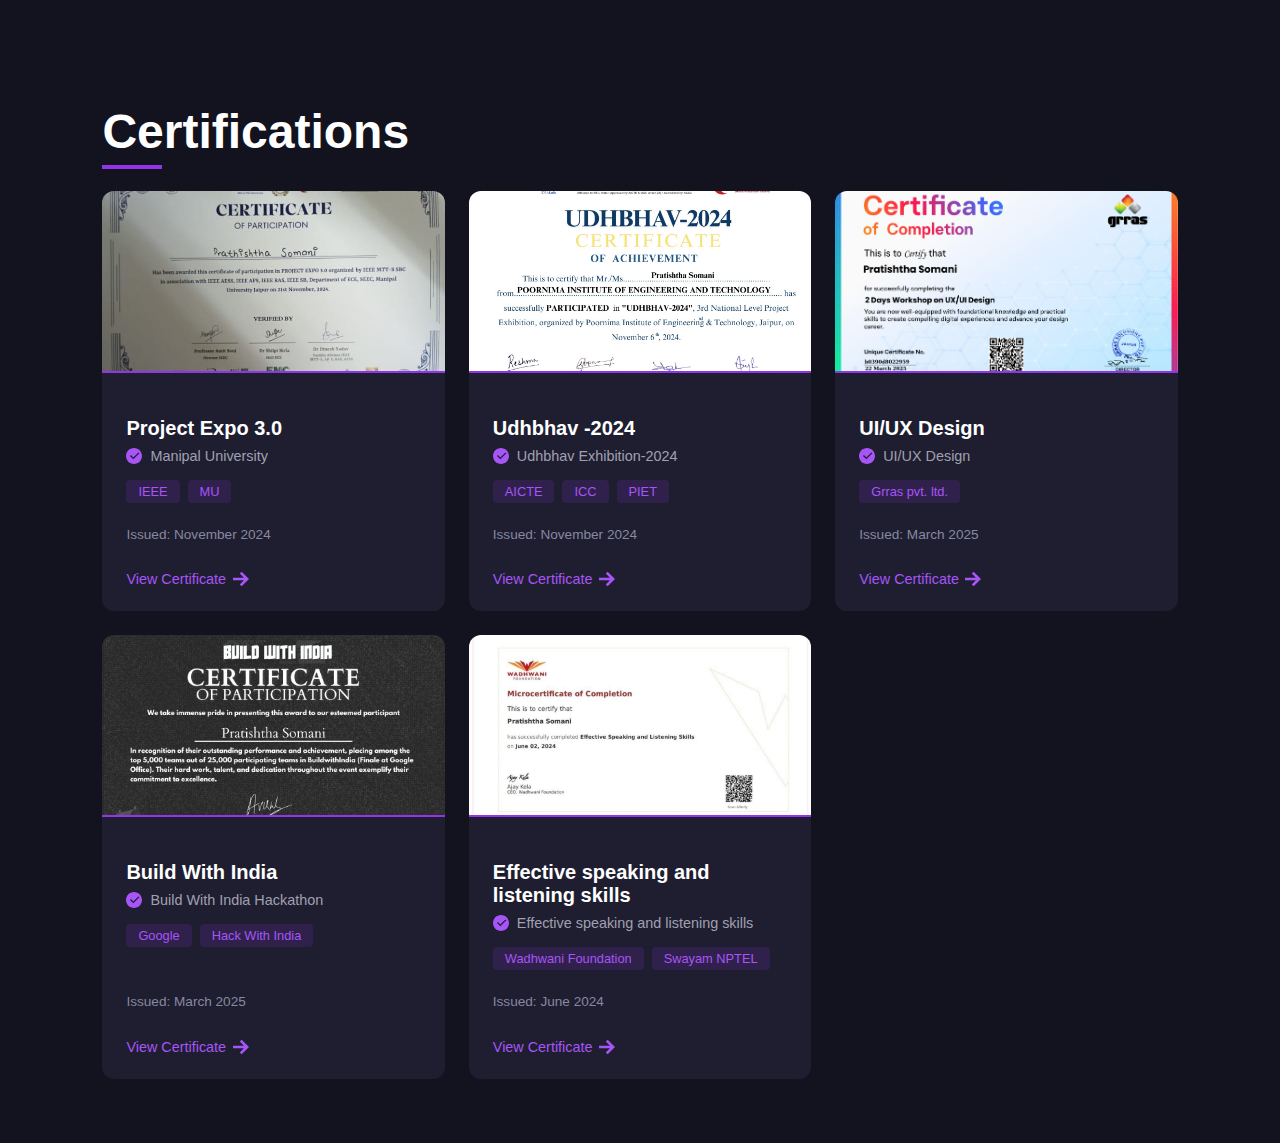
<file: certificate.html>
<!DOCTYPE html>
<html lang="en">
<head>
    <meta charset="UTF-8">
    <meta name="viewport" content="width=device-width, initial-scale=1.0">
    <title>Certificates - Pratishtha</title>
    <style>
        /* Base styles matching the dark theme */
        :root {
            --background: #131320;
            --text: #ffffff;
            --accent-purple: #9333EA;
            --accent-purple-light: #A855F7;
            --accent-yellow: #FFD700;
            --card-bg: #1E1E30;
        }
        
        body {
            background-color: var(--background);
            color: var(--text);
            font-family: 'Inter', 'Segoe UI', sans-serif;
            margin: 0;
            padding: 0;
        }
        
        /* Certificates section styling */
        .certificates-section {
            padding: 4rem 8%;
        }
        
        .section-title {
            font-size: 3rem;
            font-weight: 700;
            margin-bottom: 2rem;
            position: relative;
        }
        
        .section-title::after {
            content: "";
            position: absolute;
            left: 0;
            bottom: -10px;
            width: 60px;
            height: 4px;
            background: var(--accent-purple);
        }
        
        .certificates-grid {
            display: grid;
            grid-template-columns: repeat(auto-fill, minmax(300px, 1fr));
            gap: 1.5rem;
            margin-top: 2rem;
        }
        
        .certificate-card {
            background-color: var(--card-bg);
            border-radius: 12px;
            overflow: hidden;
            transition: transform 0.3s ease, box-shadow 0.3s ease;
            height: 100%;
            display: flex;
            flex-direction: column;
        }
        
        .certificate-card:hover {
            transform: translateY(-5px);
            box-shadow: 0 10px 20px rgba(147, 51, 234, 0.2);
        }
        
        .certificate-img {
            width: 100%;
            height: 180px;
            object-fit: cover;
            border-bottom: 2px solid var(--accent-purple);
        }
        
        .certificate-content {
            padding: 1.5rem;
            flex-grow: 1;
            display: flex;
            flex-direction: column;
        }
        
        .certificate-title {
            font-size: 1.25rem;
            font-weight: 600;
            margin-bottom: 0.5rem;
            color: var(--text);
        }
        
        .certificate-issuer {
            font-size: 0.9rem;
            color: #A0A0B0;
            margin-bottom: 1rem;
            display: flex;
            align-items: center;
        }
        
        .certificate-issuer svg {
            margin-right: 0.5rem;
            fill: var(--accent-purple-light);
        }
        
        .certificate-date {
            font-size: 0.85rem;
            color: #8888A0;
            margin-top: auto;
        }
        
        .certificate-badge {
            display: inline-block;
            background-color: rgba(147, 51, 234, 0.15);
            color: var(--accent-purple-light);
            padding: 0.25rem 0.75rem;
            border-radius: 4px;
            font-size: 0.8rem;
            font-weight: 500;
            margin-right: 0.5rem;
            margin-bottom: 0.5rem;
        }
        
        .certificate-badges {
            display: flex;
            flex-wrap: wrap;
            margin-bottom: 1rem;
        }
        
        .certificate-link {
            display: inline-flex;
            align-items: center;
            color: var(--accent-purple-light);
            text-decoration: none;
            font-size: 0.9rem;
            font-weight: 500;
            margin-top: 1rem;
            transition: color 0.2s ease;
        }
        
        .certificate-link svg {
            margin-left: 0.4rem;
            transition: transform 0.2s ease;
        }
        
        .certificate-link:hover {
            color: var(--accent-yellow);
        }
        
        .certificate-link:hover svg {
            transform: translateX(3px);
        }
        
        /* Responsive adjustments */
        @media (max-width: 768px) {
            .certificates-grid {
                grid-template-columns: repeat(auto-fill, minmax(250px, 1fr));
            }
            
            .section-title {
                font-size: 2.5rem;
            }
        }
        
        @media (max-width: 480px) {
            .certificates-section {
                padding: 3rem 5%;
            }
            
            .certificates-grid {
                grid-template-columns: 1fr;
            }
            
            .section-title {
                font-size: 2rem;
            }
        }
        @media (max-width: 768px) {
    .container {
      width: 100%;
      padding: 0 15px;
    }
    
    .nav-menu {
      flex-direction: column;
    }
  }
    </style>
</head>
<body>
    <!-- Certificates Section -->
    <section id="certifications" class="certificates-section">
        <h2 class="section-title">Certifications</h2>
        
        <div class="certificates-grid">
            <!-- Certificate Card 1 -->
            <div class="certificate-card">
                <img src="cert1.jpg" alt="Hackathon Certification" class="certificate-img">
                <div class="certificate-content">
                    <h3 class="certificate-title">Project Expo 3.0</h3>
                    <div class="certificate-issuer">
                        <svg xmlns="http://www.w3.org/2000/svg" width="16" height="16" viewBox="0 0 24 24">
                            <path d="M12 0c-6.627 0-12 5.373-12 12s5.373 12 12 12 12-5.373 12-12-5.373-12-12-12zm-1 17l-5-5 1.41-1.41 3.59 3.59 7.59-7.59 1.41 1.41-9 9z"/>
                        </svg>
                    Manipal University
                    </div>
                    <div class="certificate-badges">
                        <span class="certificate-badge">IEEE</span>
                        <span class="certificate-badge">MU</span>
                       
                    </div>
                    <p class="certificate-date">Issued: November 2024</p>
                    <a href="cert1.jpg" class="certificate-link">
                        View Certificate
                        <svg xmlns="http://www.w3.org/2000/svg" width="16" height="16" viewBox="0 0 24 24" fill="currentColor">
                            <path d="M13.025 1l-2.847 2.828 6.176 6.176h-16.354v3.992h16.354l-6.176 6.176 2.847 2.828 10.975-11z"/>
                        </svg>
                    </a>
                </div>
            </div>
            
            <!-- Certificate Card 2 -->
            <div class="certificate-card">
                <img src="cert2.jpg" alt="exhibition Certification" class="certificate-img">
                <div class="certificate-content">
                    <h3 class="certificate-title">Udhbhav -2024</h3>
                    <div class="certificate-issuer">
                        <svg xmlns="http://www.w3.org/2000/svg" width="16" height="16" viewBox="0 0 24 24">
                            <path d="M12 0c-6.627 0-12 5.373-12 12s5.373 12 12 12 12-5.373 12-12-5.373-12-12-12zm-1 17l-5-5 1.41-1.41 3.59 3.59 7.59-7.59 1.41 1.41-9 9z"/>
                        </svg>
                        Udhbhav Exhibition-2024
                    </div>
                    <div class="certificate-badges">
                        <span class="certificate-badge">AICTE</span>
                        <span class="certificate-badge">ICC</span>
                        <span class="certificate-badge">PIET</span>
                    </div>
                    <p class="certificate-date">Issued: November 2024</p>
                    <a href="cert2.jpg" class="certificate-link">
                        View Certificate
                        <svg xmlns="http://www.w3.org/2000/svg" width="16" height="16" viewBox="0 0 24 24" fill="currentColor">
                            <path d="M13.025 1l-2.847 2.828 6.176 6.176h-16.354v3.992h16.354l-6.176 6.176 2.847 2.828 10.975-11z"/>
                        </svg>
                    </a>
                </div>
            </div>
            
            <!-- Certificate Card 3 -->
            <div class="certificate-card">
                <img src="cert3.png" alt="completion Certification" class="certificate-img">
                <div class="certificate-content">
                    <h3 class="certificate-title">UI/UX Design</h3>
                    <div class="certificate-issuer">
                        <svg xmlns="http://www.w3.org/2000/svg" width="16" height="16" viewBox="0 0 24 24">
                            <path d="M12 0c-6.627 0-12 5.373-12 12s5.373 12 12 12 12-5.373 12-12-5.373-12-12-12zm-1 17l-5-5 1.41-1.41 3.59 3.59 7.59-7.59 1.41 1.41-9 9z"/>
                        </svg>
                        UI/UX Design
                    </div>
                    <div class="certificate-badges">
                        <span class="certificate-badge">Grras pvt. ltd.</span>
                       
                    </div>
                    <p class="certificate-date">Issued: March 2025</p>
                    <a href="cert3.png" class="certificate-link">
                        View Certificate
                        <svg xmlns="http://www.w3.org/2000/svg" width="16" height="16" viewBox="0 0 24 24" fill="currentColor">
                            <path d="M13.025 1l-2.847 2.828 6.176 6.176h-16.354v3.992h16.354l-6.176 6.176 2.847 2.828 10.975-11z"/>
                        </svg>
                    </a>
                </div>
            </div>
            
            <!-- Certificate Card 4 -->
            <div class="certificate-card">
                <img src="cert4.png" alt="hackathon Certification" class="certificate-img">
                <div class="certificate-content">
                    <h3 class="certificate-title">Build With India </h3>
                    <div class="certificate-issuer">
                        <svg xmlns="http://www.w3.org/2000/svg" width="16" height="16" viewBox="0 0 24 24">
                            <path d="M12 0c-6.627 0-12 5.373-12 12s5.373 12 12 12 12-5.373 12-12-5.373-12-12-12zm-1 17l-5-5 1.41-1.41 3.59 3.59 7.59-7.59 1.41 1.41-9 9z"/>
                        </svg>
                        Build With India Hackathon
                    </div>
                    <div class="certificate-badges">
                        <span class="certificate-badge">Google</span>
                        <span class="certificate-badge">Hack With India</span>
                        
                    </div>
                    <p class="certificate-date">Issued: March 2025</p>
                    <a href="cert4.png" class="certificate-link">
                        View Certificate
                        <svg xmlns="http://www.w3.org/2000/svg" width="16" height="16" viewBox="0 0 24 24" fill="currentColor">
                            <path d="M13.025 1l-2.847 2.828 6.176 6.176h-16.354v3.992h16.354l-6.176 6.176 2.847 2.828 10.975-11z"/>
                        </svg>
                    </a>
                </div>
            </div>
            <!-- Certificate Card 5 -->
            <div class="certificate-card">
                <img src="cert5.jpg" alt="MongoDB Certification" class="certificate-img">
                <div class="certificate-content">
                    <h3 class="certificate-title">Effective speaking and listening skills</h3>
                    <div class="certificate-issuer">
                        <svg xmlns="http://www.w3.org/2000/svg" width="16" height="16" viewBox="0 0 24 24">
                            <path d="M12 0c-6.627 0-12 5.373-12 12s5.373 12 12 12 12-5.373 12-12-5.373-12-12-12zm-1 17l-5-5 1.41-1.41 3.59 3.59 7.59-7.59 1.41 1.41-9 9z"/>
                        </svg>
                        Effective speaking and listening skills
                    </div>
                    <div class="certificate-badges">
                        <span class="certificate-badge">Wadhwani Foundation</span>
                        <span class="certificate-badge">Swayam NPTEL</span>
                        
                    </div>
                    <p class="certificate-date">Issued: June 2024</p>
                    <a href="cert5.jpg" class="certificate-link">
                        View Certificate
                        <svg xmlns="http://www.w3.org/2000/svg" width="16" height="16" viewBox="0 0 24 24" fill="currentColor">
                            <path d="M13.025 1l-2.847 2.828 6.176 6.176h-16.354v3.992h16.354l-6.176 6.176 2.847 2.828 10.975-11z"/>
                        </svg>
                    </a>
                </div>
            </div>
        </div>
    </section>
</body>
</html>
</file>
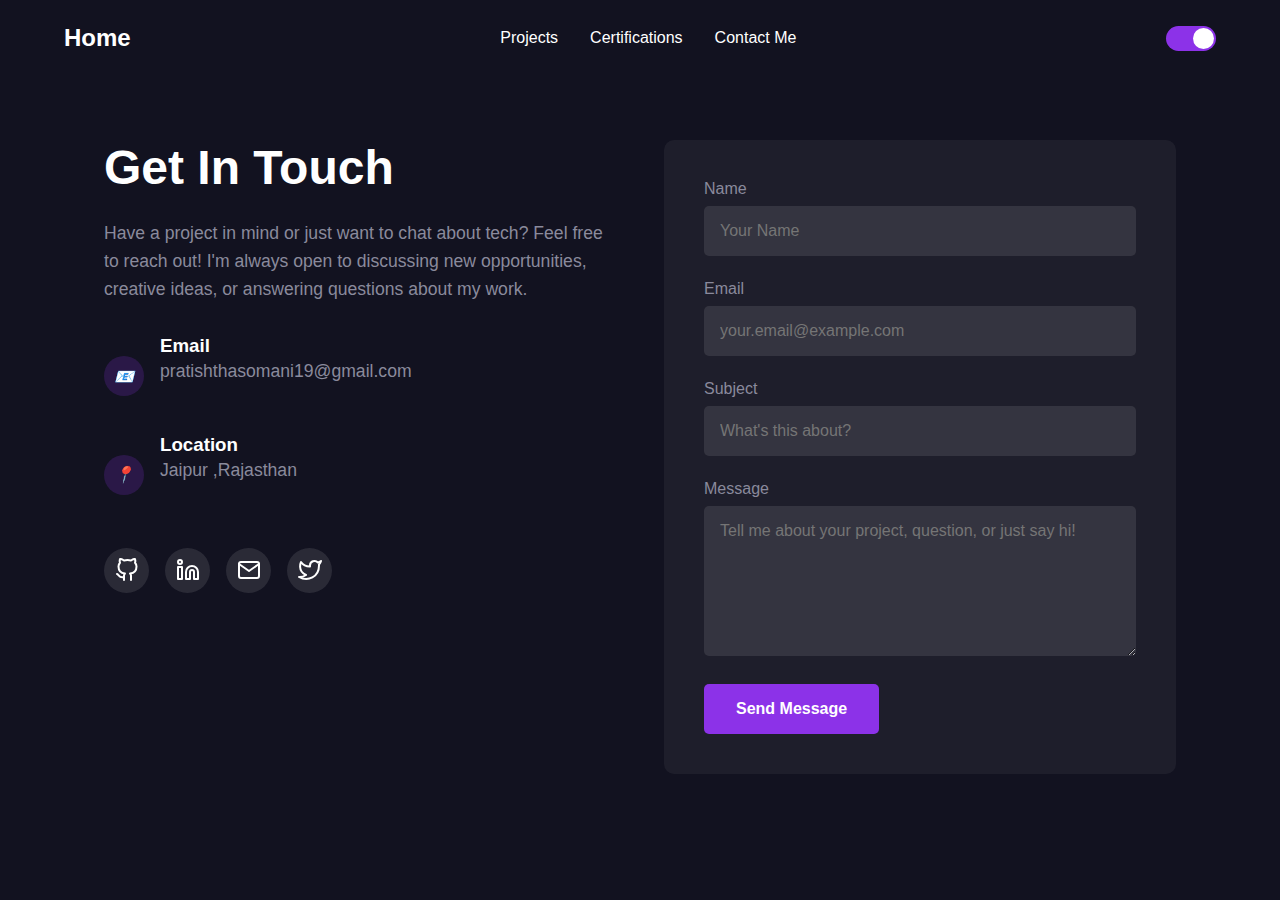
<file: contact.html>
<!DOCTYPE html>
<html lang="en">
<head>
    <meta charset="UTF-8">
    <meta name="viewport" content="width=device-width, initial-scale=1.0">
    <title>Contact Me | Pratishtha</title>
    <style>
        /* Global Styles */
        :root {
            --dark-bg: #121220;
            --purple-primary: #8c32e8;
            --purple-light: #aa6efa;
            --text-light: #ffffff;
            --text-grey: #8a8a9c;
            --yellow: #ffd12e;
        }

        * {
            margin: 0;
            padding: 0;
            box-sizing: border-box;
            font-family: 'Inter', -apple-system, BlinkMacSystemFont, 'Segoe UI', Roboto, sans-serif;
        }

        body {
            background-color: var(--dark-bg);
            color: var(--text-light);
            min-height: 100vh;
        }

        /* Navigation */
        nav {
            display: flex;
            justify-content: space-between;
            align-items: center;
            padding: 1.5rem 5%;
        }

        .logo {
            font-weight: bold;
            font-size: 1.5rem;
            color: var(--text-light);
            text-decoration: none;
        }

        .nav-links {
            display: flex;
            gap: 2rem;
        }

        .nav-links a {
            color: var(--text-light);
            text-decoration: none;
            transition: color 0.3s;
        }

        .nav-links a:hover {
            color: var(--purple-light);
        }

        .toggle-switch {
            width: 50px;
            height: 25px;
            background-color: var(--purple-primary);
            border-radius: 20px;
            position: relative;
            cursor: pointer;
        }

        .toggle-switch::after {
            content: '';
            position: absolute;
            width: 21px;
            height: 21px;
            background-color: white;
            border-radius: 50%;
            top: 2px;
            right: 2px;
        }

        /* Main Content */
        .container {
            max-width: 1200px;
            margin: 0 auto;
            padding: 2rem 5%;
        }

        .contact-wrapper {
            display: grid;
            grid-template-columns: 1fr 1fr;
            gap: 3rem;
            margin-top: 2rem;
        }

        .contact-info h1 {
            font-size: 3rem;
            margin-bottom: 1.5rem;
        }

        .contact-info p {
            color: var(--text-grey);
            line-height: 1.6;
            margin-bottom: 2rem;
            font-size: 1.1rem;
        }

        .contact-details {
            margin-bottom: 2rem;
        }

        .contact-item {
            display: flex;
            align-items: center;
            margin-bottom: 1rem;
        }

        .contact-item i {
            width: 40px;
            height: 40px;
            background-color: rgba(140, 50, 232, 0.2);
            border-radius: 50%;
            display: flex;
            align-items: center;
            justify-content: center;
            margin-right: 1rem;
            color: var(--purple-light);
        }

        .social-links {
            display: flex;
            gap: 1rem;
            margin-top: 2rem;
        }

        .social-links a {
            width: 45px;
            height: 45px;
            background-color: rgba(255, 255, 255, 0.1);
            border-radius: 50%;
            display: flex;
            align-items: center;
            justify-content: center;
            color: var(--text-light);
            text-decoration: none;
            transition: background-color 0.3s;
        }

        .social-links a:hover {
            background-color: var(--purple-primary);
        }

        /* Form Styles */
        .contact-form {
            background-color: rgba(255, 255, 255, 0.05);
            padding: 2.5rem;
            border-radius: 10px;
        }

        .form-group {
            margin-bottom: 1.5rem;
        }

        .form-group label {
            display: block;
            margin-bottom: 0.5rem;
            color: var(--text-grey);
        }

        .form-control {
            width: 100%;
            padding: 1rem;
            background-color: rgba(255, 255, 255, 0.1);
            border: none;
            border-radius: 5px;
            color: var(--text-light);
            font-size: 1rem;
        }

        textarea.form-control {
            min-height: 150px;
            resize: vertical;
        }

        .btn {
            background-color: var(--purple-primary);
            color: white;
            border: none;
            padding: 1rem 2rem;
            font-size: 1rem;
            font-weight: 600;
            border-radius: 5px;
            cursor: pointer;
            transition: background-color 0.3s;
        }

        .btn:hover {
            background-color: var(--purple-light);
        }

        /* Responsive */
        @media (max-width: 768px) {
            .contact-wrapper {
                grid-template-columns: 1fr;
            }

            .contact-info h1 {
                font-size: 2.5rem;
            }
        }
        @media (max-width: 768px) {
    .container {
      width: 100%;
      padding: 0 15px;
    }
    
    .nav-menu {
      flex-direction: column;
    }
  }
    </style>
</head>
<body>
    <!-- Navigation -->
    <nav>
        <a href="index.html" class="logo">Home</a>
        <div class="nav-links">
           
            <a href="projects.html">Projects</a>
            <a href="certifications.html">Certifications</a>
           
            <a href="contact.html">Contact Me</a>
        </div>
        <div class="toggle-switch"></div>
    </nav>

    <!-- Main Content -->
    <div class="container">
        <div class="contact-wrapper">
            <div class="contact-info">
                <h1>Get In Touch</h1>
                <p>Have a project in mind or just want to chat about tech? Feel free to reach out! I'm always open to discussing new opportunities, creative ideas, or answering questions about my work.</p>
                
                <div class="contact-details">
                    <div class="contact-item">
                        <i>📧</i>
                        <div>
                            <h3>Email</h3>
                            <p>pratishthasomani19@gmail.com</p>
                        </div>
                    </div>
                    
                    <div class="contact-item">
                        <i>📍</i>
                        <div>
                            <h3>Location</h3>
                            <p>Jaipur ,Rajasthan</p>
                        </div>
                    </div>
                </div>
                
                <div class="social-links">
                    <a href="https://github.com/itzpratishtha" aria-label="GitHub">
                        <svg xmlns="http://www.w3.org/2000/svg" width="24" height="24" viewBox="0 0 24 24" fill="none" stroke="currentColor" stroke-width="2" stroke-linecap="round" stroke-linejoin="round"><path d="M9 19c-5 1.5-5-2.5-7-3m14 6v-3.87a3.37 3.37 0 0 0-.94-2.61c3.14-.35 6.44-1.54 6.44-7A5.44 5.44 0 0 0 20 4.77 5.07 5.07 0 0 0 19.91 1S18.73.65 16 2.48a13.38 13.38 0 0 0-7 0C6.27.65 5.09 1 5.09 1A5.07 5.07 0 0 0 5 4.77a5.44 5.44 0 0 0-1.5 3.78c0 5.42 3.3 6.61 6.44 7A3.37 3.37 0 0 0 9 18.13V22"></path></svg>
                    </a>
                    <a href="https://www.linkedin.com/in/pratishtha-somani-5446012b7?lipi=urn%3Ali%3Apage%3Ad_flagship3_profile_view_base_contact_details%3BpRuEwO%2F9RJKPbRA5hq26fg%3D%3D" aria-label="LinkedIn">
                        <svg xmlns="http://www.w3.org/2000/svg" width="24" height="24" viewBox="0 0 24 24" fill="none" stroke="currentColor" stroke-width="2" stroke-linecap="round" stroke-linejoin="round"><path d="M16 8a6 6 0 0 1 6 6v7h-4v-7a2 2 0 0 0-2-2 2 2 0 0 0-2 2v7h-4v-7a6 6 0 0 1 6-6z"></path><rect x="2" y="9" width="4" height="12"></rect><circle cx="4" cy="4" r="2"></circle></svg>
                    </a>
                    
                    <a href="https://mail.google.com/mail/u/0/#inbox" aria-label="Email">
                        <svg xmlns="http://www.w3.org/2000/svg" width="24" height="24" viewBox="0 0 24 24" fill="none" stroke="currentColor" stroke-width="2" stroke-linecap="round" stroke-linejoin="round"><path d="M4 4h16c1.1 0 2 .9 2 2v12c0 1.1-.9 2-2 2H4c-1.1 0-2-.9-2-2V6c0-1.1.9-2 2-2z"></path><polyline points="22,6 12,13 2,6"></polyline></svg>
                    </a>
                    <a href="https://x.com/Pratishtha1906?t=jwgNqXngubj-jqlM1r8ktQ&s=09" aria-label="Twitter">
                        <svg xmlns="http://www.w3.org/2000/svg" width="24" height="24" viewBox="0 0 24 24" fill="none" stroke="currentColor" stroke-width="2" stroke-linecap="round" stroke-linejoin="round"><path d="M23 3a10.9 10.9 0 0 1-3.14 1.53 4.48 4.48 0 0 0-7.86 3v1A10.66 10.66 0 0 1 3 4s-4 9 5 13a11.64 11.64 0 0 1-7 2c9 5 20 0 20-11.5a4.5 4.5 0 0 0-.08-.83A7.72 7.72 0 0 0 23 3z"></path></svg>
                    </a>
                    
                </div>
            </div>
            
            <div class="contact-form">
                <form id="contactForm">
                    <div class="form-group">
                        <label for="name">Name</label>
                        <input type="text" class="form-control" id="name" placeholder="Your Name" required>
                    </div>
                    <div class="form-group">
                        <label for="email">Email</label>
                        <input type="email" class="form-control" id="email" placeholder="your.email@example.com" required>
                    </div>
                    <div class="form-group">
                        <label for="subject">Subject</label>
                        <input type="text" class="form-control" id="subject" placeholder="What's this about?">
                    </div>
                    <div class="form-group">
                        <label for="message">Message</label>
                        <textarea class="form-control" id="message" placeholder="Tell me about your project, question, or just say hi!" required></textarea>
                    </div>
                    <button type="submit" class="btn">Send Message</button>
                </form>
            </div>
        </div>
    </div>

    <script>
        // Simple form validation and submission handling
        document.getElementById('contactForm').addEventListener('submit', function(e) {
            e.preventDefault();
            // Here you would typically handle the form submission via AJAX
            // For now, just show a success message
            alert('Thank you for your message! I will get back to you soon.');
            this.reset();
        });
    </script>
</body>
</html>
</file>
